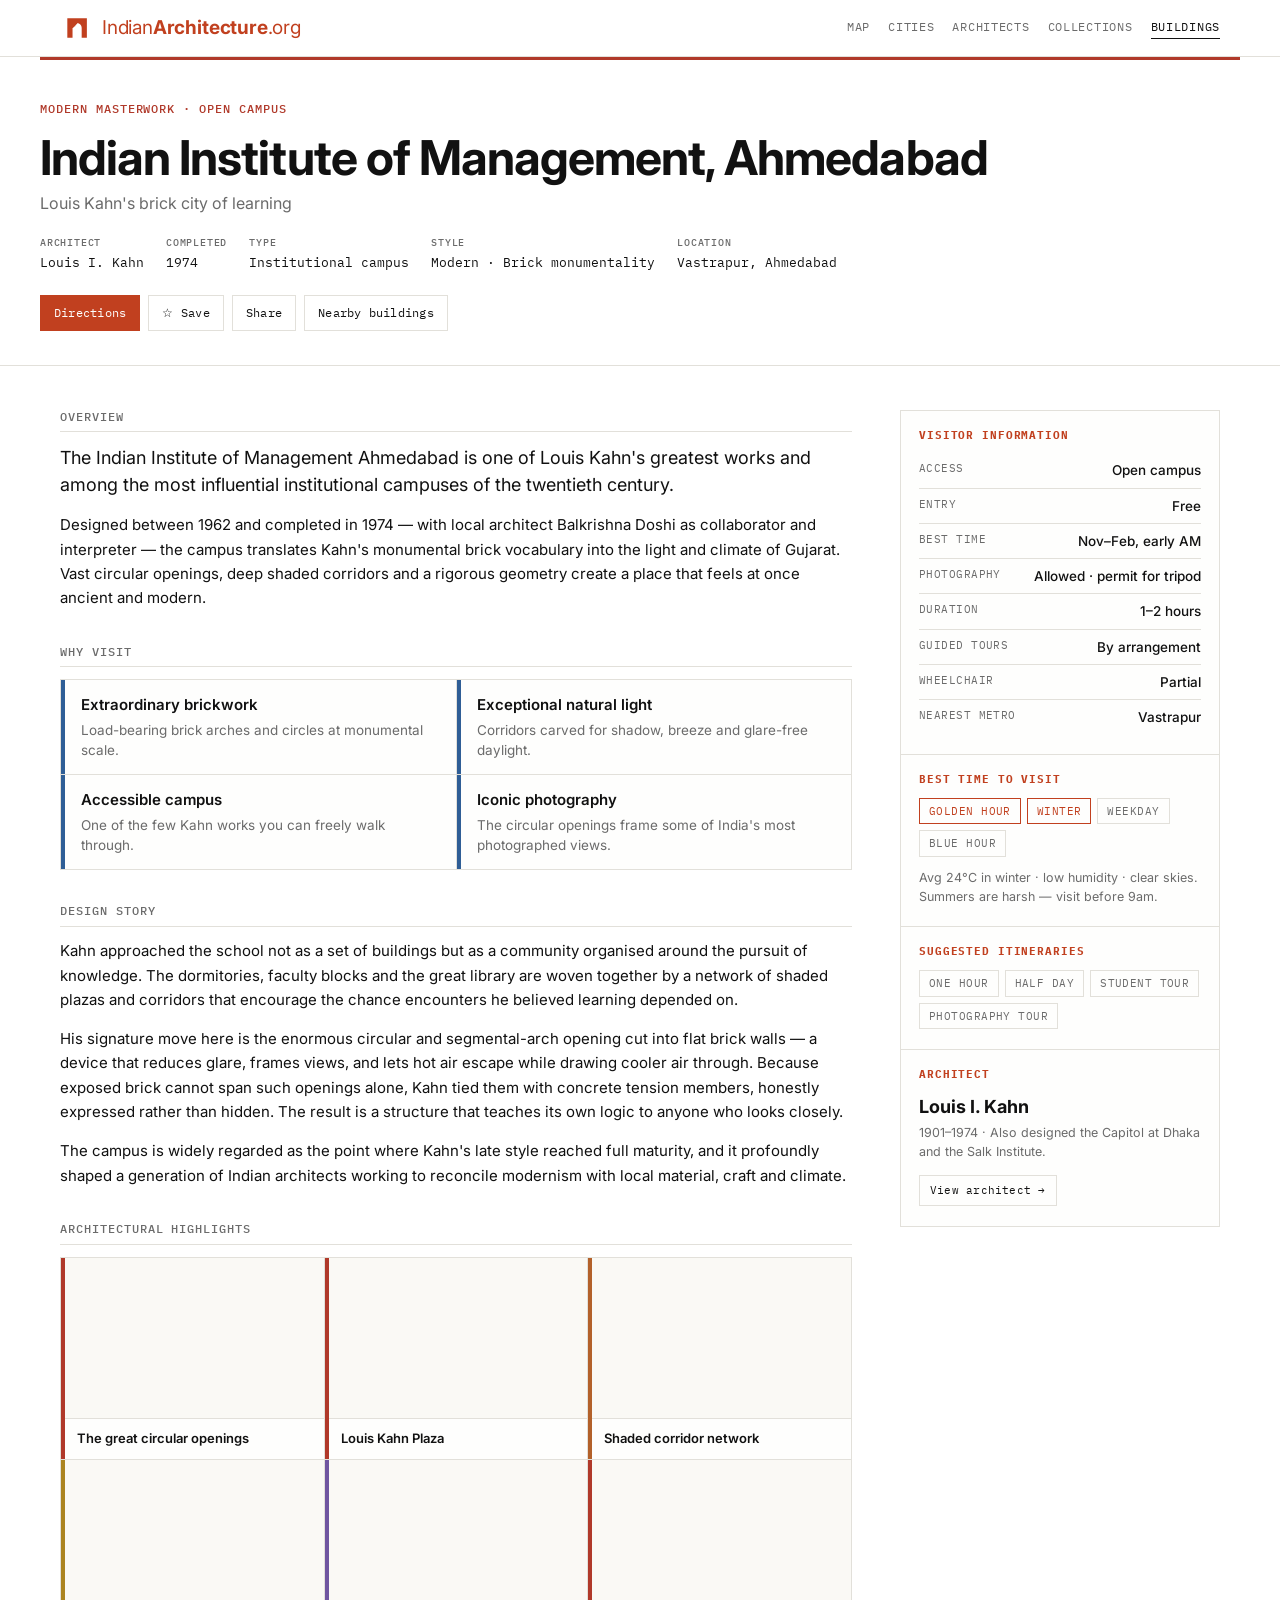
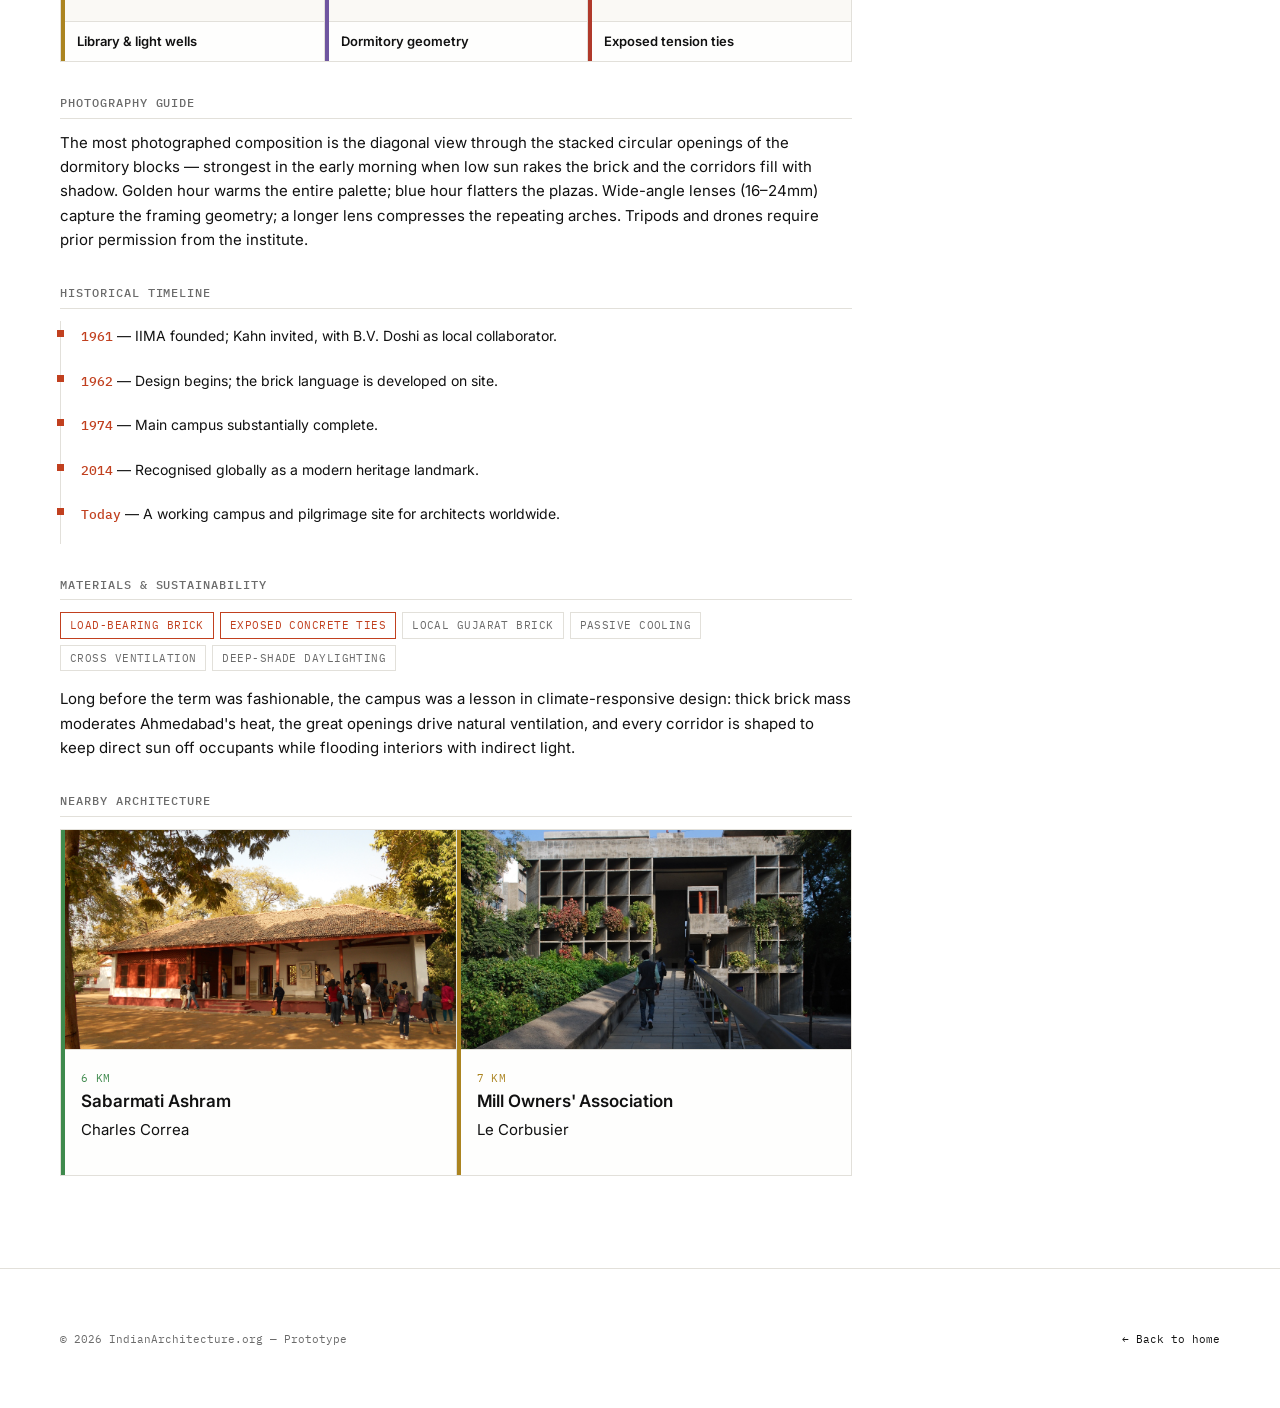
<file: building-iima.html>
<!DOCTYPE html>
<html lang="en">
<head>
<meta charset="UTF-8">
<meta name="viewport" content="width=device-width, initial-scale=1.0">
<link rel="icon" type="image/svg+xml" href="assets/logo.svg?v=2">
<title>IIM Ahmedabad — Louis Kahn — IndianArchitecture.org</title>
<link rel="stylesheet" href="assets/styles.css?v=4">
</head>
<body>

<nav class="nav">
  <div class="wrap nav__inner">
    <a class="brand" href="index.html"><img class="brand__mark" src="assets/logo.svg?v=2" alt="IndianArchitecture.org" width="24" height="24"><span class="wordmark">Indian<strong>Architecture</strong>.org</span></a>
    <div class="nav__links">
      <a href="map.html">Map</a>
      <a href="city-delhi.html">Cities</a>
      <a href="architect-kahn.html">Architects</a>
      <a href="index.html#collections">Collections</a>
      <a href="building-iima.html" class="active">Buildings</a>
    </div>
  </div>
</nav>

<!-- HEADER -->
<header class="bhero">
  <div class="wrap bhero__content" style="--cat-color:var(--cat-heritage)">
    <span class="eyebrow" style="color:var(--cat-heritage)">Modern Masterwork · Open Campus</span>
    <h1>Indian Institute of Management, Ahmedabad</h1>
    <div class="sub">Louis Kahn's brick city of learning</div>
    <div class="facts">
      <div><b>Architect</b>Louis I. Kahn</div>
      <div><b>Completed</b>1974</div>
      <div><b>Type</b>Institutional campus</div>
      <div><b>Style</b>Modern · Brick monumentality</div>
      <div><b>Location</b>Vastrapur, Ahmedabad</div>
    </div>
    <div class="bactions">
      <a class="btn btn--primary" href="https://maps.google.com/?q=IIM+Ahmedabad" target="_blank">Directions</a>
      <button class="btn" onclick="alert('Saved to your wish list (prototype).')">☆ Save</button>
      <button class="btn" onclick="alert('Share link copied (prototype).')">Share</button>
      <a class="btn" href="map.html">Nearby buildings</a>
    </div>
  </div>
</header>

<div class="wrap">
  <div class="layout">

    <!-- MAIN COLUMN -->
    <main class="prose">
      <h2>Overview</h2>
      <p class="lead">The Indian Institute of Management Ahmedabad is one of Louis Kahn's greatest works and among the most influential institutional campuses of the twentieth century.</p>
      <p>Designed between 1962 and completed in 1974 — with local architect Balkrishna Doshi as collaborator and interpreter — the campus translates Kahn's monumental brick vocabulary into the light and climate of Gujarat. Vast circular openings, deep shaded corridors and a rigorous geometry create a place that feels at once ancient and modern.</p>

      <h2>Why visit</h2>
      <div class="whyvisit">
        <div class="item"><b>Extraordinary brickwork</b>Load-bearing brick arches and circles at monumental scale.</div>
        <div class="item"><b>Exceptional natural light</b>Corridors carved for shadow, breeze and glare-free daylight.</div>
        <div class="item"><b>Accessible campus</b>One of the few Kahn works you can freely walk through.</div>
        <div class="item"><b>Iconic photography</b>The circular openings frame some of India's most photographed views.</div>
      </div>

      <h2>Design story</h2>
      <p>Kahn approached the school not as a set of buildings but as a community organised around the pursuit of knowledge. The dormitories, faculty blocks and the great library are woven together by a network of shaded plazas and corridors that encourage the chance encounters he believed learning depended on.</p>
      <p>His signature move here is the enormous circular and segmental-arch opening cut into flat brick walls — a device that reduces glare, frames views, and lets hot air escape while drawing cooler air through. Because exposed brick cannot span such openings alone, Kahn tied them with concrete tension members, honestly expressed rather than hidden. The result is a structure that teaches its own logic to anyone who looks closely.</p>
      <p>The campus is widely regarded as the point where Kahn's late style reached full maturity, and it profoundly shaped a generation of Indian architects working to reconcile modernism with local material, craft and climate.</p>

      <h2>Architectural highlights</h2>
      <div class="highlights">
        <div class="hl ph-brick"><div class="hl__img"></div><div class="hl__t">The great circular openings</div></div>
        <div class="hl ph1"><div class="hl__img"></div><div class="hl__t">Louis Kahn Plaza</div></div>
        <div class="hl ph5"><div class="hl__img"></div><div class="hl__t">Shaded corridor network</div></div>
        <div class="hl ph3"><div class="hl__img"></div><div class="hl__t">Library &amp; light wells</div></div>
        <div class="hl ph6"><div class="hl__img"></div><div class="hl__t">Dormitory geometry</div></div>
        <div class="hl ph-brick"><div class="hl__img"></div><div class="hl__t">Exposed tension ties</div></div>
      </div>

      <h2>Photography guide</h2>
      <p>The most photographed composition is the diagonal view through the stacked circular openings of the dormitory blocks — strongest in the early morning when low sun rakes the brick and the corridors fill with shadow. Golden hour warms the entire palette; blue hour flatters the plazas. Wide-angle lenses (16–24mm) capture the framing geometry; a longer lens compresses the repeating arches. Tripods and drones require prior permission from the institute.</p>

      <h2>Historical timeline</h2>
      <ul class="tl">
        <li><span class="yr">1961</span> <span class="ev">— IIMA founded; Kahn invited, with B.V. Doshi as local collaborator.</span></li>
        <li><span class="yr">1962</span> <span class="ev">— Design begins; the brick language is developed on site.</span></li>
        <li><span class="yr">1974</span> <span class="ev">— Main campus substantially complete.</span></li>
        <li><span class="yr">2014</span> <span class="ev">— Recognised globally as a modern heritage landmark.</span></li>
        <li><span class="yr">Today</span> <span class="ev">— A working campus and pilgrimage site for architects worldwide.</span></li>
      </ul>

      <h2>Materials &amp; sustainability</h2>
      <div class="pills">
        <span class="pill pill--accent">Load-bearing brick</span>
        <span class="pill pill--accent">Exposed concrete ties</span>
        <span class="pill">Local Gujarat brick</span>
        <span class="pill">Passive cooling</span>
        <span class="pill">Cross ventilation</span>
        <span class="pill">Deep-shade daylighting</span>
      </div>
      <p style="margin-top:16px">Long before the term was fashionable, the campus was a lesson in climate-responsive design: thick brick mass moderates Ahmedabad's heat, the great openings drive natural ventilation, and every corridor is shaped to keep direct sun off occupants while flooding interiors with indirect light.</p>

      <h2>Nearby architecture</h2>
      <div class="grid grid--2">
        <a class="card ph2" href="map.html"><div class="card__img"><img class="card__photo" src="images/sabarmati-ashram.jpg" loading="lazy" alt="Sabarmati Ashram" onerror="this.remove()"><span class="ico">▤</span></div><div class="card__body"><div class="card__meta">6 km</div><h3>Sabarmati Ashram</h3><p>Charles Correa</p></div></a>
        <a class="card ph3" href="map.html"><div class="card__img"><img class="card__photo" src="images/mill-owners.jpg" loading="lazy" alt="Mill Owners' Association" onerror="this.remove()"><span class="ico">◈</span></div><div class="card__body"><div class="card__meta">7 km</div><h3>Mill Owners' Association</h3><p>Le Corbusier</p></div></a>
      </div>
    </main>

    <!-- SIDEBAR -->
    <aside class="side">
      <div class="panel">
        <h4>Visitor information</h4>
        <div class="kv"><span>Access</span><span>Open campus</span></div>
        <div class="kv"><span>Entry</span><span>Free</span></div>
        <div class="kv"><span>Best time</span><span>Nov–Feb, early AM</span></div>
        <div class="kv"><span>Photography</span><span>Allowed · permit for tripod</span></div>
        <div class="kv"><span>Duration</span><span>1–2 hours</span></div>
        <div class="kv"><span>Guided tours</span><span>By arrangement</span></div>
        <div class="kv"><span>Wheelchair</span><span>Partial</span></div>
        <div class="kv"><span>Nearest metro</span><span>Vastrapur</span></div>
      </div>

      <div class="panel">
        <h4>Best time to visit</h4>
        <div class="pills">
          <span class="pill pill--accent">Golden hour</span>
          <span class="pill pill--accent">Winter</span>
          <span class="pill">Weekday</span>
          <span class="pill">Blue hour</span>
        </div>
        <p class="muted" style="font-size:12.5px;margin:12px 0 0">Avg 24°C in winter · low humidity · clear skies. Summers are harsh — visit before 9am.</p>
      </div>

      <div class="panel">
        <h4>Suggested itineraries</h4>
        <div class="pills">
          <span class="pill">One hour</span>
          <span class="pill">Half day</span>
          <span class="pill">Student tour</span>
          <span class="pill">Photography tour</span>
        </div>
      </div>

      <div class="panel">
        <h4>Architect</h4>
        <div style="font-family:var(--font-display);font-weight:700;font-size:18px;margin-bottom:4px">Louis I. Kahn</div>
        <p class="muted" style="font-size:12.5px;margin:0 0 14px">1901–1974 · Also designed the Capitol at Dhaka and the Salk Institute.</p>
        <a class="btn btn--sm" href="architect-kahn.html">View architect →</a>
      </div>
    </aside>

  </div>
</div>

<footer class="foot">
  <div class="wrap">
    <div class="foot__note" style="border:0;padding-top:0">
      <span>© 2026 IndianArchitecture.org — Prototype</span>
      <span><a href="index.html">← Back to home</a></span>
    </div>
  </div>
</footer>

</body>
</html>
</file>
<file: assets/styles.css>
/* ============================================================
   IndianArchitecture.org — design system
   Matches the DelhiCulture visual language:
   flat editorial "index card" register — white ground, ink text,
   hairline rules, sharp corners, no shadow, a single architectural
   redline accent (#C1401F) for eyebrows + focus, category hues as
   4px left stripes, Inter (display/body) + IBM Plex Mono (metadata).
   Auto dark mode.
   ============================================================ */

@import url("https://fonts.googleapis.com/css2?family=Inter:wght@400;500;600;700&family=IBM+Plex+Mono:wght@400;500&display=swap");

:root {
  --bg: #ffffff;
  --ink: #111111;
  --muted: #6b6b6b;
  --hairline: #e2e0da;
  --accent: #c1401f;
  --card-bg: #fefefd;
  --card-hover: #faf9f5;

  /* category hues — one family per discipline */
  --cat-heritage: #b0392a;
  --cat-archaeology: #b3612a;
  --cat-architecture: #2f5e96;
  --cat-urbanism: #2f7d8c;
  --cat-landscape: #3f8a4d;
  --cat-museum: #ab8420;
  --cat-photography: #6f56a0;
  --cat-modern: #b83e85;
  --cat-default: #6b6b6b;

  --stripe: 4px;
  --font-display: "Inter", -apple-system, "Helvetica Neue", Arial, sans-serif;
  --font-mono: "IBM Plex Mono", "SF Mono", Menlo, monospace;
  --gutter: 20px;
  --max-width: 1200px;
  --ease: cubic-bezier(0.25, 0.6, 0.3, 1);
  --t-fast: 140ms;
}

[data-theme="dark"] { color-scheme: dark; }
@media (prefers-color-scheme: dark) {
  :root:not([data-theme="light"]) {
    --bg: #131211; --ink: #eceae5; --muted: #9a968e; --hairline: #2b2925;
    --accent: #e05a35; --card-bg: #181715; --card-hover: #1e1c19;
    --cat-heritage:#d0604f; --cat-archaeology:#d0824a; --cat-architecture:#6f95c8;
    --cat-urbanism:#5fa8b8; --cat-landscape:#6fb37d; --cat-museum:#cfa93f;
    --cat-photography:#9c85cc; --cat-modern:#d873ac; --cat-default:#9a968e;
    color-scheme: dark;
  }
}

* { box-sizing: border-box; }
html { -webkit-text-size-adjust: 100%; scroll-padding-top: 80px; scroll-behavior: smooth; }
body {
  margin: 0; background: var(--bg); color: var(--ink);
  font-family: var(--font-display); font-size: 15px; line-height: 1.5;
  -webkit-font-smoothing: antialiased;
}
a { color: inherit; text-decoration: none; }
img { max-width: 100%; display: block; }
h1, h2, h3, h4 { font-family: var(--font-display); font-weight: 700; letter-spacing: -0.015em; line-height: 1.15; margin: 0; }
::selection { background: var(--accent); color: #fff; }

.wrap { max-width: var(--max-width); margin: 0 auto; padding: 0 var(--gutter); }
.eyebrow {
  font-family: var(--font-mono); font-size: 12px; font-weight: 500;
  text-transform: uppercase; letter-spacing: 0.08em; color: var(--accent);
}
.muted { color: var(--muted); }
.center { text-align: center; }

/* ---------- masthead / nav ---------- */
.nav {
  position: sticky; top: 0; z-index: 50;
  background: var(--bg); border-bottom: 1px solid var(--hairline);
}
.nav__inner { display: flex; align-items: center; gap: 24px; height: 56px; }
.brand {
  display: flex; align-items: center; gap: 8px;
  font-family: var(--font-display); font-weight: 400; font-size: 19px;
  letter-spacing: -0.01em; color: var(--accent);
}
.brand strong, .brand b { font-weight: 700; }
.brand__mark { color: var(--accent); font-size: 16px; }
.nav__links { display: flex; gap: 18px; margin-left: auto; }
.nav__links a {
  font-family: var(--font-mono); font-size: 12px; text-transform: uppercase;
  letter-spacing: 0.06em; color: var(--muted);
  border-bottom: 1px solid transparent; padding-bottom: 2px;
  transition: color var(--t-fast) var(--ease), border-color var(--t-fast) var(--ease);
}
.nav__links a:hover, .nav__links a.active { color: var(--ink); border-bottom-color: var(--ink); }
@media (max-width: 720px){ .nav__links { display: none; } }

/* ---------- buttons ---------- */
.btn {
  display: inline-flex; align-items: center; gap: 8px; cursor: pointer;
  font-family: var(--font-mono); font-size: 12px; letter-spacing: 0.02em;
  color: var(--ink); background: transparent;
  border: 1px solid var(--hairline); border-radius: 0; padding: 8px 13px;
  transition: color var(--t-fast) var(--ease), border-color var(--t-fast) var(--ease), background-color var(--t-fast) var(--ease);
}
.btn:hover { color: var(--ink); border-color: var(--ink); }
.btn--primary { color: #fff; background: var(--accent); border-color: var(--accent); }
.btn--primary:hover { color: #fff; filter: brightness(0.92); border-color: var(--accent); }
.btn--ghost { background: transparent; }
.btn--sm { padding: 6px 10px; font-size: 11px; }

/* ---------- home header ---------- */
.hero { padding: 64px 0 40px; }
.hero .eyebrow { display: block; margin-bottom: 14px; }
.hero h1 { font-size: clamp(34px, 5.2vw, 56px); letter-spacing: -0.02em; margin-bottom: 16px; }
.hero p.lede { font-size: clamp(15px, 1.8vw, 18px); color: var(--muted); max-width: 620px; margin: 0 0 26px; line-height: 1.55; }
.hero__quote {
  margin-top: 26px; font-family: var(--font-mono); font-size: 12.5px;
  color: var(--muted); border-left: var(--stripe) solid var(--accent); padding-left: 14px;
}

/* search — square, hairline, mono */
.search {
  max-width: 640px; display: flex; gap: 0; border: 1px solid var(--hairline); background: var(--card-bg);
}
.search input {
  flex: 1; border: 0; outline: 0; background: transparent;
  font-family: var(--font-display); font-size: 16px; padding: 13px 14px; color: var(--ink);
}
.search input::placeholder { color: var(--muted); }
.search .btn--primary { border: 0; border-left: 1px solid var(--accent); }
.search__chips { display: flex; flex-wrap: wrap; gap: 6px; margin-top: 18px; }

.chip {
  font-family: var(--font-mono); font-size: 11px; text-transform: uppercase; letter-spacing: 0.04em;
  color: var(--muted); background: transparent; border: 1px solid var(--hairline); border-radius: 0;
  padding: 5px 10px; cursor: pointer;
  transition: color var(--t-fast) var(--ease), border-color var(--t-fast) var(--ease);
}
.chip:hover { color: var(--ink); border-color: var(--ink); }

/* ---------- pills (reused as mono chips) ---------- */
.pills { display: flex; flex-wrap: wrap; gap: 6px; }
.pill {
  font-family: var(--font-mono); font-size: 11px; text-transform: uppercase; letter-spacing: 0.04em;
  color: var(--muted); background: transparent; border: 1px solid var(--hairline); padding: 4px 9px;
}
.pill--accent { color: var(--accent); border-color: var(--accent); }

/* ---------- sections ---------- */
.section { padding: 48px 0 8px; }
.section .wrap > .section__head { margin-bottom: 20px; }
.section__head { display: flex; align-items: flex-end; justify-content: space-between; gap: 20px; margin-bottom: 20px;
  padding-bottom: 12px; border-bottom: 1px solid var(--hairline); }
.section__head .eyebrow { display: block; margin-bottom: 10px; }
.section__head h2 { font-size: clamp(22px, 3vw, 30px); }
.section__head p { margin: 6px 0 0; color: var(--muted); max-width: 520px; font-size: 14px; }

/* ---------- card grid (hairline gaps) ---------- */
.grid { display: grid; gap: 1px; background: var(--hairline); border: 1px solid var(--hairline); }
.grid--3 { grid-template-columns: repeat(3, 1fr); }
.grid--4 { grid-template-columns: repeat(4, 1fr); }
.grid--2 { grid-template-columns: repeat(2, 1fr); }
@media (max-width: 900px){ .grid--3,.grid--4 { grid-template-columns: repeat(2,1fr);} }
@media (max-width: 620px){ .grid--3,.grid--4,.grid--2 { grid-template-columns: 1fr; } }

/* grids that are NOT card walls (kept as separated blocks) keep gap via override */
.grid.detached { gap: 16px; background: transparent; border: 0; }

.card {
  position: relative; background: var(--card-bg); color: var(--ink);
  display: flex; flex-direction: column; text-decoration: none; cursor: pointer;
  border-left: var(--stripe) solid var(--cat-color, var(--cat-architecture));
  transition: background-color var(--t-fast) var(--ease);
}
.card:hover { background: var(--card-hover); }
.card:hover .card__body h3 { text-decoration: underline; text-underline-offset: 3px; }

.card__img {
  position: relative; aspect-ratio: 16 / 9; display: grid; place-items: center;
  background: var(--card-hover); border-bottom: 1px solid var(--hairline); color: var(--muted);
}
.card__img .tag {
  position: absolute; top: 10px; left: 12px; font-family: var(--font-mono);
  font-size: 10px; font-weight: 500; text-transform: uppercase; letter-spacing: 0.06em;
  color: var(--cat-color, var(--cat-architecture)); background: var(--bg); padding: 3px 7px; border: 1px solid var(--hairline);
}
.card__img .ico { font-size: 30px; opacity: 0.5; }
.card__body { padding: 14px 16px 18px; display: flex; flex-direction: column; gap: 6px; }
.card__body h3 { font-size: 17px; font-weight: 600; letter-spacing: -0.005em; }
.card__body p { margin: 0; font-size: 13px; color: var(--muted); line-height: 1.45; }
.card__meta { margin-top: 6px; font-family: var(--font-mono); font-size: 11px; text-transform: uppercase; letter-spacing: 0.04em; color: var(--cat-color, var(--cat-architecture)); }

/* category assignment via image class (also tints the card stripe through the label) */
.ph1{ --cat-color: var(--cat-heritage); }
.ph2{ --cat-color: var(--cat-landscape); }
.ph3{ --cat-color: var(--cat-museum); }
.ph4{ --cat-color: var(--cat-urbanism); }
.ph5{ --cat-color: var(--cat-archaeology); }
.ph6{ --cat-color: var(--cat-photography); }
.ph-brick{ --cat-color: var(--cat-heritage); }

/* map teaser */
.mapteaser { border: 1px solid var(--hairline); background: var(--card-bg); display: block; }

/* ---------- rollout / phase blocks ---------- */
.phase { border: 1px solid var(--hairline); background: var(--card-bg); padding: 18px 18px 20px;
  border-left: var(--stripe) solid var(--cat-architecture); }
.phase h4 { font-family: var(--font-mono); font-size: 11px; font-weight: 500; text-transform: uppercase; letter-spacing: 0.08em; color: var(--accent); margin-bottom: 12px; }
.phase ul { margin: 0; padding: 0; list-style: none; }
.phase li { padding: 7px 0; border-top: 1px solid var(--hairline); font-size: 14px; display: flex; justify-content: space-between; gap: 10px; }
.phase li:first-child { border-top: 0; }
.phase li .badge, .phase li span.badge { font-family: var(--font-mono); font-size: 10.5px; color: var(--muted); text-transform: uppercase; letter-spacing: 0.04em; }

/* ---------- crosslink block ---------- */
.crosslink {
  border: 1px solid var(--hairline); border-left: var(--stripe) solid var(--cat-landscape);
  background: var(--card-bg); padding: 22px 24px; display: flex; align-items: center;
  justify-content: space-between; gap: 20px; flex-wrap: wrap; color: var(--ink);
}
.crosslink h3 { font-size: 20px; }
.crosslink p { margin: 6px 0 0; color: var(--muted); font-size: 14px; }
.crosslink em { color: var(--ink); font-style: italic; }

/* ---------- notice (AI examples) ---------- */
.notice {
  font-family: var(--font-mono); font-size: 12.5px; color: var(--ink);
  background: var(--card-bg); border: 1px solid var(--hairline);
  border-left: var(--stripe) solid var(--accent); padding: 10px 14px;
}

/* ---------- detail hero (building/city/architect) ---------- */
.bhero { border-bottom: 1px solid var(--hairline); background: var(--bg); }
.bhero__content {
  padding: 40px 0 34px; border-top: var(--stripe) solid var(--cat-color, var(--cat-architecture)); margin-top: -1px;
}
.bhero .eyebrow, .bhero .sub { display: block; }
.bhero h1 { font-size: clamp(30px, 4.6vw, 48px); letter-spacing: -0.02em; margin: 12px 0 6px; }
.bhero .sub { font-size: 16px; color: var(--muted); font-family: var(--font-display); font-style: normal; margin-bottom: 4px; }
.bhero .facts { display: flex; flex-wrap: wrap; gap: 22px; margin-top: 20px;
  font-family: var(--font-mono); font-size: 13px; color: var(--ink); }
.bhero .facts b { display: block; font-family: var(--font-mono); font-size: 10px; text-transform: uppercase;
  letter-spacing: 0.08em; color: var(--muted); font-weight: 500; margin-bottom: 3px; }
.bactions { display: flex; gap: 8px; flex-wrap: wrap; margin-top: 22px; }

/* ---------- two-column detail layout ---------- */
.layout { display: grid; grid-template-columns: 1fr 320px; gap: 48px; padding: 44px 0; }
@media (max-width: 900px){ .layout { grid-template-columns: 1fr; gap: 32px; } }
.prose h2 {
  font-family: var(--font-mono); font-size: 12px; font-weight: 500; text-transform: uppercase;
  letter-spacing: 0.08em; color: var(--muted); margin: 34px 0 12px; padding-bottom: 8px; border-bottom: 1px solid var(--hairline);
}
.prose h2:first-child { margin-top: 0; }
.prose p { color: var(--ink); margin: 0 0 15px; font-size: 15px; line-height: 1.62; }
.prose .lead { font-size: 18px; line-height: 1.5; color: var(--ink); font-family: var(--font-display); font-weight: 400; }

.side { position: sticky; top: 76px; align-self: start; display: grid; gap: 1px; background: var(--hairline); border: 1px solid var(--hairline); }
.panel { background: var(--card-bg); padding: 18px 18px 20px; }
.panel h4 { font-family: var(--font-mono); font-size: 11px; text-transform: uppercase; letter-spacing: 0.08em; color: var(--accent); margin-bottom: 12px; }
.kv { display: flex; justify-content: space-between; gap: 12px; padding: 7px 0; border-top: 1px solid var(--hairline); font-size: 13.5px; }
.kv:first-of-type { border-top: 0; }
.kv span:first-child { color: var(--muted); font-family: var(--font-mono); font-size: 11px; text-transform: uppercase; letter-spacing: 0.04em; }
.kv span:last-child { text-align: right; font-weight: 500; }

/* why-visit boxes */
.whyvisit { display: grid; grid-template-columns: repeat(2,1fr); gap: 1px; background: var(--hairline); border: 1px solid var(--hairline); margin: 8px 0; }
@media (max-width:620px){ .whyvisit{ grid-template-columns:1fr; } }
.whyvisit .item { background: var(--card-bg); padding: 14px 16px; font-size: 13.5px; color: var(--muted); border-left: var(--stripe) solid var(--cat-architecture); }
.whyvisit .item b { display: block; font-family: var(--font-display); font-weight: 600; font-size: 15px; color: var(--ink); margin-bottom: 3px; }

/* highlights */
.highlights { display: grid; grid-template-columns: repeat(3,1fr); gap: 1px; background: var(--hairline); border: 1px solid var(--hairline); }
@media (max-width:760px){ .highlights{ grid-template-columns:repeat(2,1fr);} }
@media (max-width:480px){ .highlights{ grid-template-columns:1fr;} }
.hl { background: var(--card-bg); border-left: var(--stripe) solid var(--cat-color, var(--cat-heritage)); }
.hl__img { position:relative; overflow:hidden; aspect-ratio: 16/10; background: var(--card-hover); border-bottom: 1px solid var(--hairline); }
.hl__t { padding: 10px 12px; font-size: 13px; font-weight: 600; }

/* timeline */
.tl { list-style: none; margin: 0; padding: 0; border-left: 1px solid var(--hairline); }
.tl li { position: relative; padding: 4px 0 18px 20px; }
.tl li::before { content:""; position:absolute; left:-4px; top:9px; width:7px; height:7px; background: var(--accent); }
.tl .yr { font-family: var(--font-mono); font-weight: 500; color: var(--accent); font-size: 13px; }
.tl .ev { font-size: 14px; color: var(--ink); }

/* ---------- map page ---------- */
.maproot { display: grid; grid-template-columns: 340px 1fr; height: calc(100vh - 56px); }
@media (max-width: 780px){ .maproot { grid-template-columns: 1fr; height: auto; } }
#map { width: 100%; height: 100%; min-height: 440px; }
.mapside { border-right: 1px solid var(--hairline); background: var(--bg); overflow-y: auto; }
.mapside__head { padding: 16px 18px 12px; border-bottom: 1px solid var(--hairline); position: sticky; top: 0; background: var(--bg); z-index: 2; }
.mapside__head .eyebrow { display: block; margin-bottom: 4px; }
.filterrow { display: flex; flex-wrap: wrap; gap: 6px; margin-top: 12px; }
.fbtn {
  font-family: var(--font-mono); font-size: 11px; text-transform: uppercase; letter-spacing: 0.04em;
  padding: 4px 9px; border: 1px solid var(--hairline); background: transparent; cursor: pointer; color: var(--muted);
  transition: color var(--t-fast) var(--ease), border-color var(--t-fast) var(--ease), background-color var(--t-fast) var(--ease);
}
.fbtn:hover { color: var(--ink); border-color: var(--ink); }
.fbtn.on { background: var(--ink); color: var(--bg); border-color: var(--ink); }
.mitem { display: flex; gap: 12px; padding: 13px 18px; border-bottom: 1px solid var(--hairline); cursor: pointer; border-left: var(--stripe) solid transparent; }
.mitem:hover { background: var(--card-hover); }
.mitem .dot { width: 4px; align-self: stretch; flex: none; }
.mitem h5 { margin: 0; font-family: var(--font-display); font-weight: 600; font-size: 15px; }
.mitem p { margin: 2px 0 0; font-family: var(--font-mono); font-size: 11px; color: var(--muted); }

/* ---------- footer (light) ---------- */
.foot { border-top: 1px solid var(--hairline); padding: 32px 0 60px; margin-top: 48px; color: var(--muted); }
.foot a { color: var(--ink); }
.foot__grid { display: grid; grid-template-columns: 1.7fr 1fr 1fr 1fr; gap: 28px; }
@media (max-width:760px){ .foot__grid{ grid-template-columns:1fr 1fr;} }
.foot h5 { font-family: var(--font-mono); font-size: 11px; letter-spacing: 0.08em; text-transform: uppercase; color: var(--muted); margin: 0 0 12px; font-weight: 500; }
.foot ul { list-style: none; margin: 0; padding: 0; }
.foot li { padding: 4px 0; font-size: 13px; }
.foot li a { border-bottom: 1px solid var(--hairline); padding-bottom: 1px; }
.foot li a:hover { border-bottom-color: var(--ink); }
.foot__brand { font-family: var(--font-display); font-size: 18px; color: var(--accent); margin-bottom: 10px; }
.foot__brand + p { font-size: 13px; max-width: 320px; }
.foot__note { margin-top: 30px; padding-top: 18px; border-top: 1px solid var(--hairline);
  font-family: var(--font-mono); font-size: 11px; color: var(--muted); display: flex; justify-content: space-between; gap: 16px; flex-wrap: wrap; }

/* ---------- motion ---------- */
@media (prefers-reduced-motion: reduce) { * { transition: none !important; animation: none !important; } }

/* --- card photos (hotlinked, graceful fallback to placeholder) --- */
.card__img { position: relative; overflow: hidden; }
.card__photo { position: absolute; inset: 0; width: 100%; height: 100%; object-fit: cover; z-index: 1; }
.card__img .tag { z-index: 2; }
.card__img .ico { position: relative; z-index: 0; }
.brand .wordmark { white-space: nowrap; }

/* --- brand logo mark (SVG) --- */
.brand__mark { width: 34px; height: 34px; display: inline-block; flex: none; }
</file>
